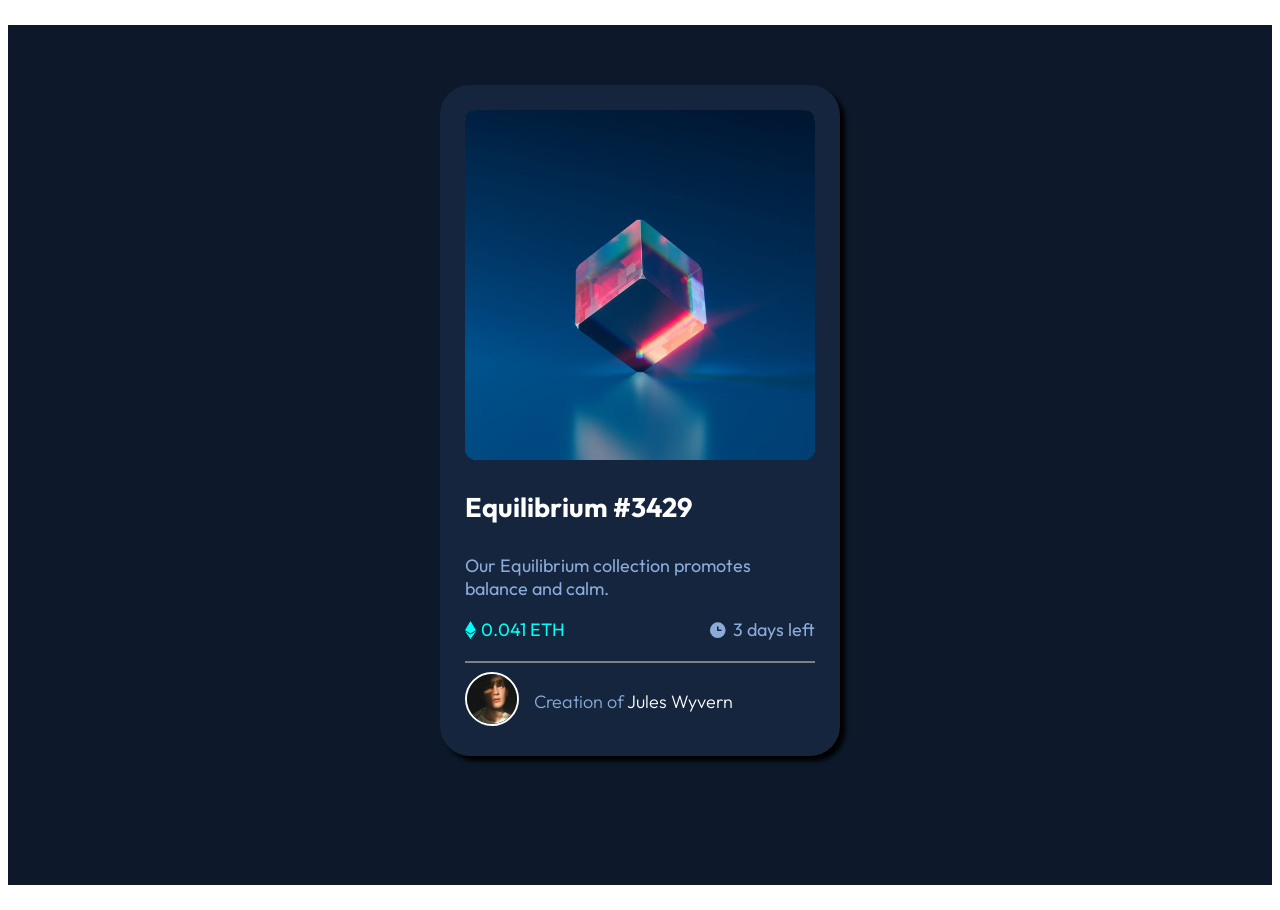
<file: index.html>
<!DOCTYPE html>
<html lang="en">
  <head>
    <meta charset="UTF-8" />
    <meta http-equiv="X-UA-Compatible" content="IE=edge" />
    <meta name="viewport" content="width=device-width, initial-scale=1.0" />
    <link rel="stylesheet" href="index.css" />
    <link
      href="https://fonts.googleapis.com/css2?family=Outfit:wght@300;400;600&display=swap"
      rel="stylesheet"
    />
    <title>Document</title>
  </head>
  <body>
    <div class="container">
      <div class="content">
        <div class="image">
          <a href="##"><img src="image-equilibrium.jpg" alt="" /></a>
        </div>
        <div class="text">
          <h2><a href="##">Equilibrium #3429</a></h2>
          <p>Our Equilibrium collection promotes balance and calm.</p>
        </div>
        <div class="nacon">
          <div class="eth">
            <img src="icon-ethereum.svg" alt="" />
            0.041 ETH
          </div>
          <div class="duration">
            <img src="icon-clock.svg" alt="" />
            3 days left
          </div>
        </div>
        <hr />
        <div class="avatar">
          <img src="image-avatar.png" alt="" />
          <p>Creation of <a href="##">Jules Wyvern</a></p>
        </div>
      </div>
    </div>
  </body>
</html>
</file>
<file: index.css>
body {
}
.container {
  margin: 25px auto;
  max-width: 1440px;
  height: 800px;
  background-color: hsl(217, 54%, 11%);
  padding-top: 60px;
}
.content {
  margin: 0 auto;
  width: 350px;
  border-radius: 30px;
  padding: 25px;
  color: hsl(215, 51%, 70%);
  background-color: hsl(216, 50%, 16%);
  font-family: "Outfit", sans-serif;
  font-size: 18px;
  font-weight: 600;
  box-shadow: 5px 5px 5px black;
}
.image {
  background-color: hsl(178, 100%, 50%);
  border-radius: 3.7%;
  height: 350px;
}

.image img {
  text-align: center;
  width: 350px;
  height: 350px;
  border-radius: 3%;
  margin-bottom: 60px;
}
.text {
  margin-top: 30px;
}

.text p {
  font-weight: 400;
  margin-top: 30px;
}

.image img:hover {
  opacity: 0.5;
}
.nacon {
  display: flex;
  justify-content: space-between;
  margin-bottom: 20px;
  font-weight: 400;
}
.eth {
  color: hsl(178, 100%, 50%);
  display: flex;
  align-items: center;
  gap: 5px;
}
.duration {
  display: flex;
  align-items: center;
  gap: 5px;
}

.duration img {
  width: 20px;
}

hr {
  border: 0.05em solid grey;
}
.avatar {
  display: flex;
  gap: 15px;
  font-weight: 300;
}
.avatar img {
  width: 50px;
  height: 50px;
  border-radius: 50%;
  border: 2px solid hsl(0, 0%, 100%);
}
a {
  color: hsl(0, 0%, 100%);
  text-decoration: none;
}
a:hover {
  color: hsl(178, 100%, 50%);
}
@media (max-width: 960px) {
  .container {
    width: 375px;
    height: 600px;
  }
  .content {
    width: 250px;
    height: 500px;
  }
  .image {
    height: 250px;
  }
  .image img {
    width: 250px;
    height: 250px;
  }
  .avatar {
    font-size: 16px;
  }
}
</file>
<file: NFT.css>
body {
}
.container {
  margin: 25px auto;
  max-width: 1440px;
  height: 800px;
  background-color: hsl(217, 54%, 11%);
  padding-top: 60px;
}
.content {
  margin: 0 auto;
  width: 350px;
  border-radius: 30px;
  padding: 25px;
  color: hsl(215, 51%, 70%);
  background-color: hsl(216, 50%, 16%);
  font-family: "Outfit", sans-serif;
  font-size: 18px;
  font-weight: 600;
  box-shadow: 5px 5px 5px black;
}
.image {
  background-color: hsl(178, 100%, 50%);
  border-radius: 3.7%;
  height: 350px;
}

.image img {
  text-align: center;
  width: 350px;
  height: 350px;
  border-radius: 3%;
  margin-bottom: 60px;
}
.text {
  margin-top: 30px;
}

.text p {
  font-weight: 400;
  margin-top: 30px;
}

.image img:hover {
  opacity: 0.5;
}
.nacon {
  display: flex;
  justify-content: space-between;
  margin-bottom: 20px;
  font-weight: 400;
}
.eth {
  color: hsl(178, 100%, 50%);
  display: flex;
  align-items: center;
  gap: 5px;
}
.duration {
  display: flex;
  align-items: center;
  gap: 5px;
}

.duration img {
  width: 20px;
}

hr {
  border: 0.05em solid grey;
}
.avatar {
  display: flex;
  gap: 15px;
  font-weight: 300;
}
.avatar img {
  width: 50px;
  height: 50px;
  border-radius: 50%;
  border: 2px solid hsl(0, 0%, 100%);
}
a {
  color: hsl(0, 0%, 100%);
  text-decoration: none;
}
a:hover {
  color: hsl(178, 100%, 50%);
}
</file>
